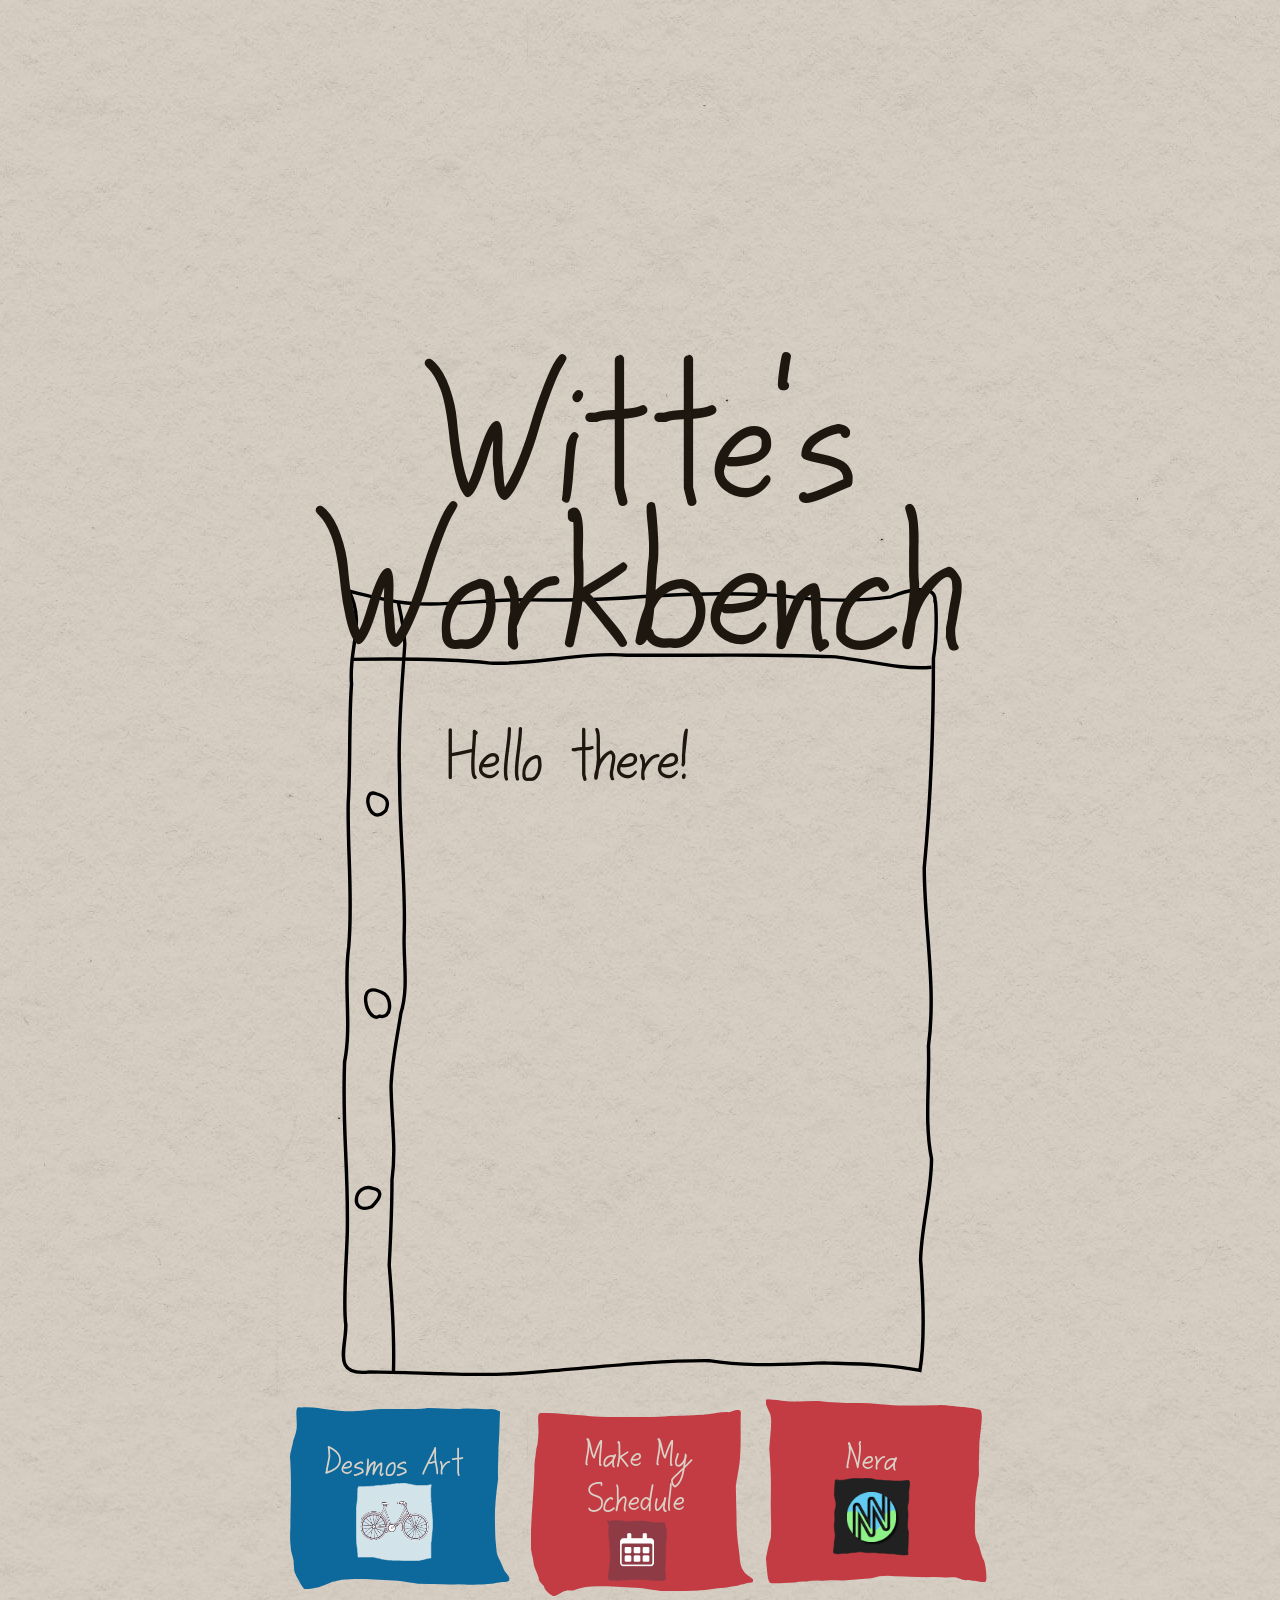
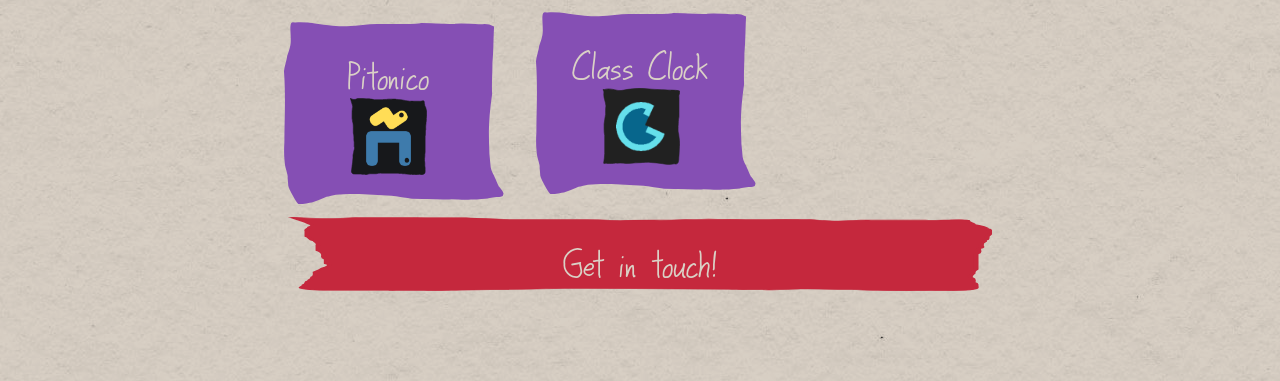
<file: index.html>
<!DOCTYPE html>
<html lang="en">
    <head>
        <meta charset="UTF-8" />
        <title>Witte's Workbench</title>
        <link rel="stylesheet" href="home_style.css">
        <link rel="icon" type="image/x-icon" href="images/mini-icon.png">
        <meta name="viewport" content="width=device-width, initial-scale=1">
        <!-- Google tag (gtag.js) -->
        <script async src="https://www.googletagmanager.com/gtag/js?id=G-64L9BKKPF7"></script>
        <script>
        window.dataLayer = window.dataLayer || [];
        function gtag(){dataLayer.push(arguments);}
        gtag('js', new Date());

        gtag('config', 'G-64L9BKKPF7');
        </script>
    </head>
    <body class="fade-in textured">
        <button class="skip-link" onclick='localStorage.setItem("font", "accessible");document.body.classList.add("typewritten");'>Use regular font</button>
        <div id="mainTitle" scrolled="no">Witte's Workbench</div>
        <div id="titleBackground">
            <img src="images/pencil.svg" id="logo">
            <span id="am">Witte's Workbench</span>
        </div>
        <div id="container">
            <div class="paper svgInvertBefore">
                <div class="paperContent">
                    <div class="large">Hello there!</div>
                    <div id="antimated-text">
                        <p class="hidden">I'm Noah Witte, and this is my portfolio.</p>
                        <div class="spacer"></div>
                        <p class="hidden">Click around and you can see some of my projects - mostly focused around coding with artistic touches. If you like what you see, reach out!</p>
                    </div>
                </div>
            </div>
            <div class="sticky-row">
                <a href="projects/desmos.html" class="stickyDiv nodecorate">
                    <span>
                        <div>Desmos Art</div>
                        <img src="images/bike.gif" class="graphic-image1">
                    </span>
                </a>
                <a href="projects/mms.html" class="stickyDiv nodecorate">
                    <span>
                        <div>Make My Schedule</div>
                        <img src="images/mms-icon.png" class="graphic-image2">
                    </span>
                </a>
                <a href="projects/nera.html" class="stickyDiv nodecorate">
                    <span>
                        <div>Nera</div>
                        <img src="images/nera-icon.png" class="graphic-image3">
                    </span>
                </a>
                <a href="projects/pitonico.html" class="stickyDiv nodecorate">
                    <span>
                        <div>Pitonico</div>
                        <img src="images/pitonico.png" class="graphic-image2">
                    </span>
                </a>
                <a href="projects/classclock.html" class="stickyDiv nodecorate">
                    <span>
                        <div>Class Clock</div>
                        <img src="images/clock-icon.png" class="graphic-image4">
                    </span>
                </a>
            </div>
            <a href="contact.html" class="contact-link">Get in touch!</a>
        </div>
        <script>
            var target_idx = 0;
            var paragraphs = document.querySelectorAll("#antimated-text p");
            var target = paragraphs[target_idx];

            function prepare(p) {
                const text = p.innerText;
                p.innerHTML = "";
                const chars = [];
                for (const ch of text) {
                    const span = document.createElement("span");
                    span.textContent = ch;
                    span.className = "char";
                    p.appendChild(span);
                    chars.push(span);
                }
                return chars;
            }

            var chars = prepare(target);
            target.classList.remove("hidden");

            var i = 0;
            function addLetter() {
                if (i < chars.length) {
                    chars[i].style.opacity = "1";

                    let delay = 20;
                    const ch = chars[i].textContent;
                    const prev = chars[i - 1]?.textContent;

                    if (ch == " ") delay += 30;
                    if (prev == ".") delay += 200;
                    if (Math.floor(Math.random() * 100) == 50) delay += 200;
                    if (target_idx > 1) delay /= 3;
                    delay += Math.pow(Math.random() * 10, 2);

                    i++;
                    setTimeout(addLetter, delay);

                } else {
                    target_idx++;
                    target = paragraphs[target_idx];
                    i = 0;

                    if (target) {
                        chars = prepare(target);
                        target.classList.remove("hidden");
                        setTimeout(addLetter, 300);
                    }
                }
            }
            setTimeout(addLetter, 2000);


            window.addEventListener('scroll', () => {
                if (window.scrollY > window.innerHeight * 0.02) {
                    document.getElementById("mainTitle").setAttribute("scrolled","yes");
                    document.getElementById("titleBackground").setAttribute("scrolled","yes");
                } else {
                    document.getElementById("mainTitle").setAttribute("scrolled","no");
                    document.getElementById("titleBackground").setAttribute("scrolled","no");
                }
            });
        </script>
        <script src="style.js"></script>
    </body>
</html>
</file>
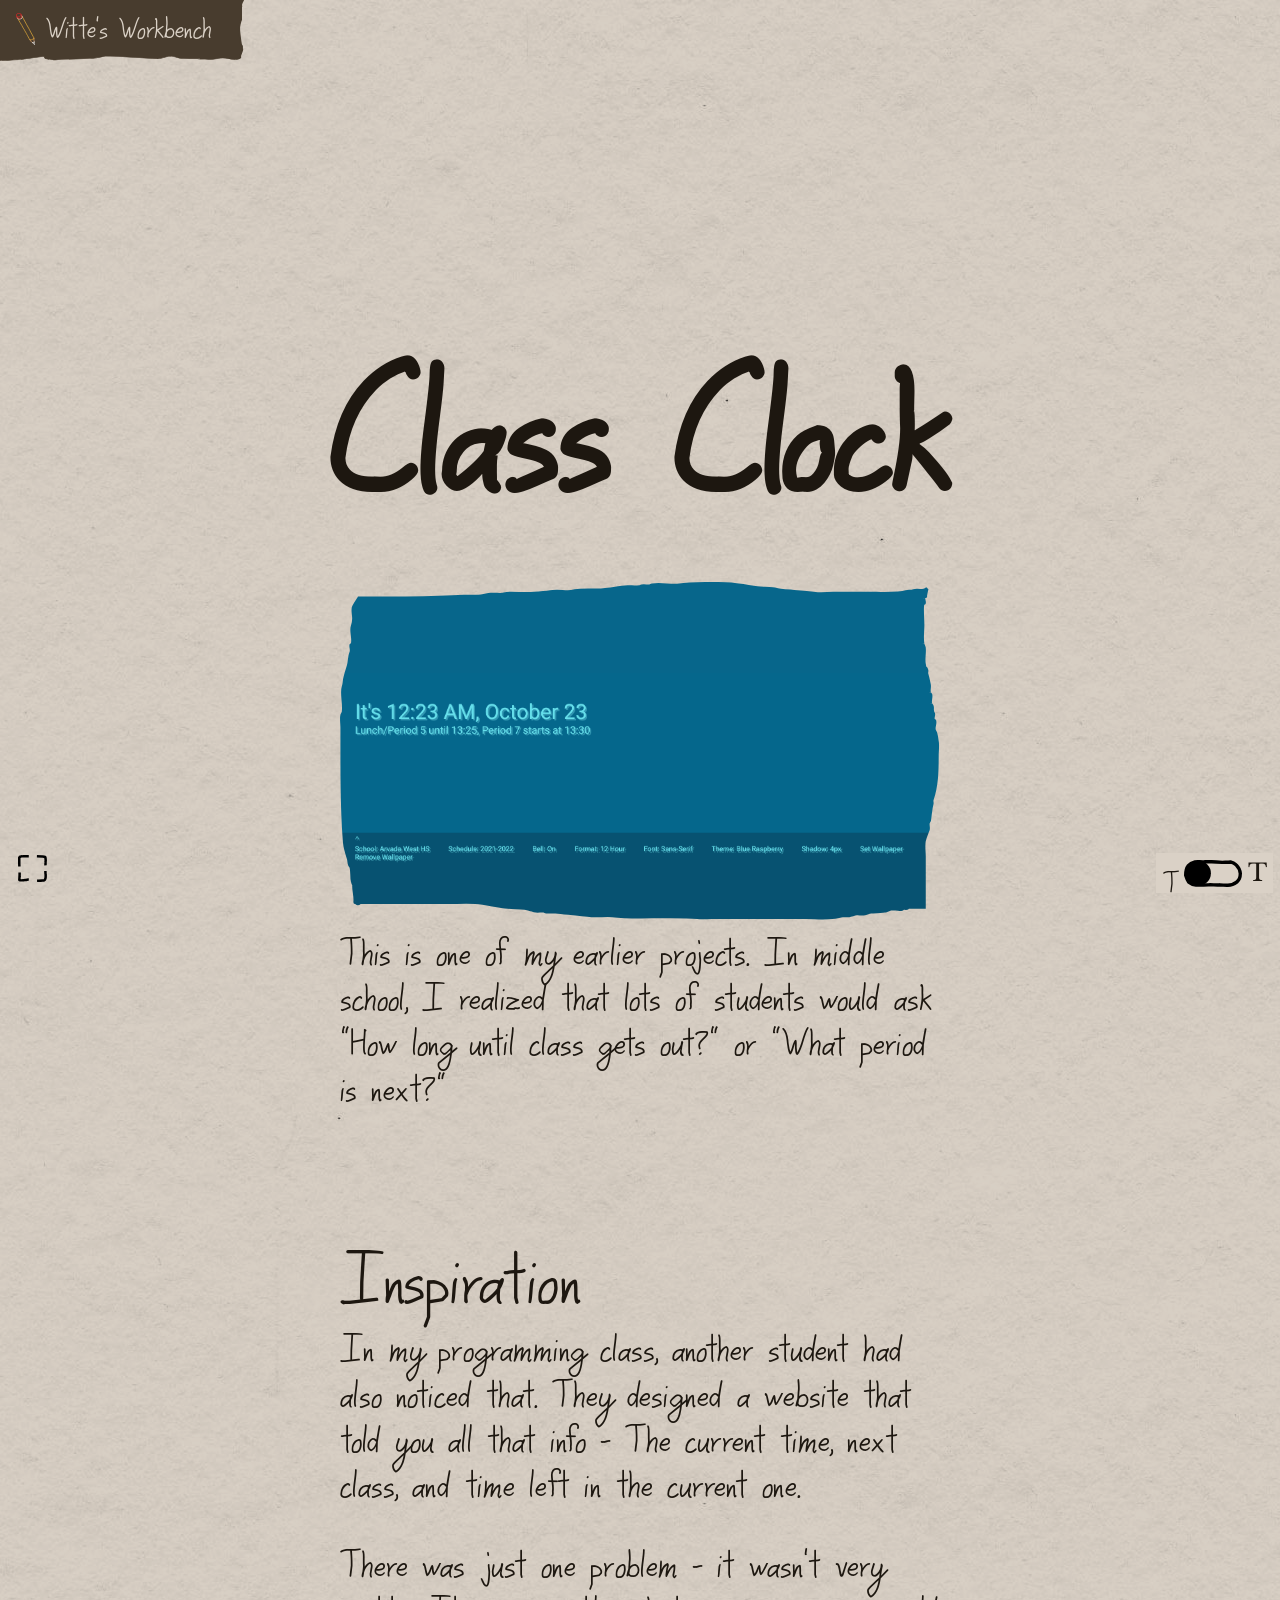
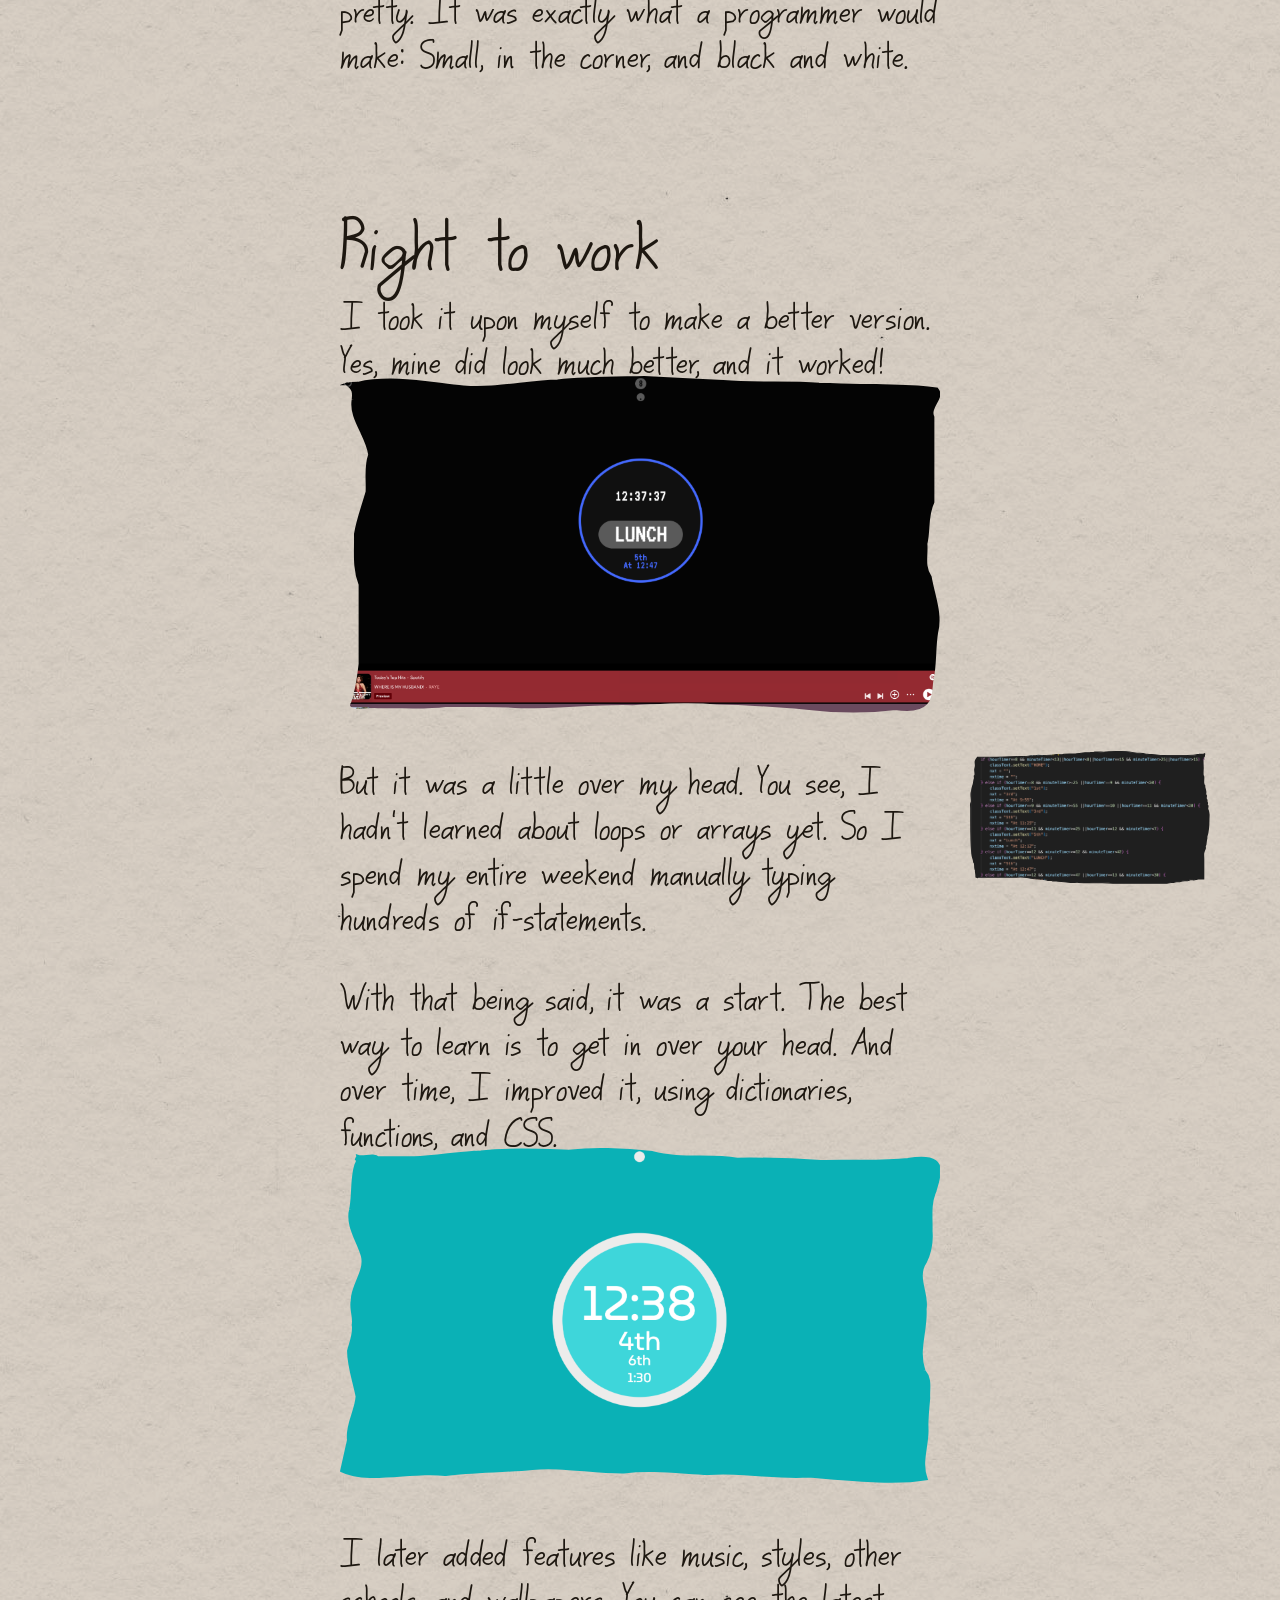
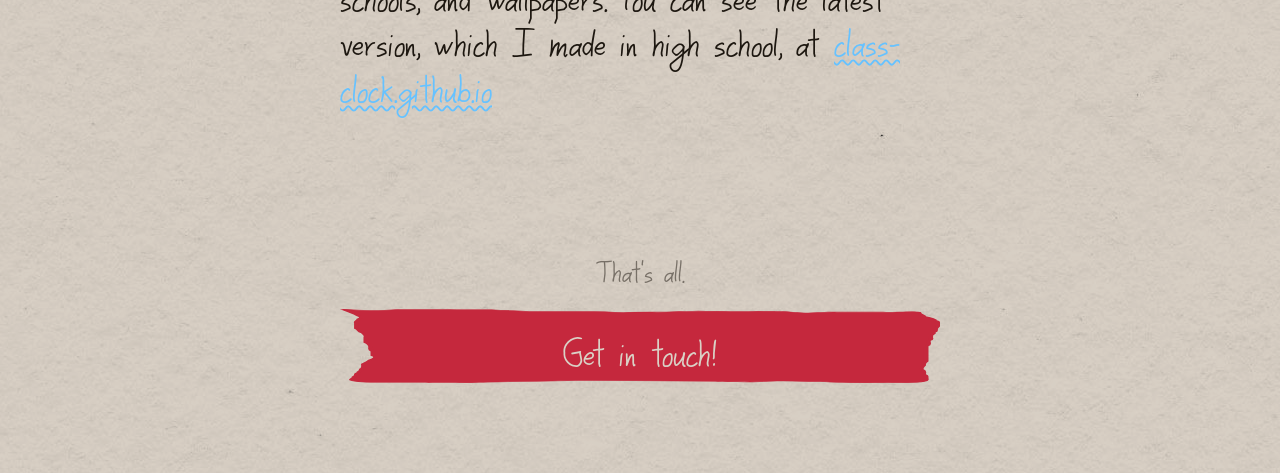
<file: projects/classclock.html>
<!DOCTYPE html>
<html lang="en">
    <head>
        <meta charset="UTF-8" />
        <title>Class Clock - witte</title>
        <link rel="stylesheet" href="../style.css">
        <link rel="icon" type="image/x-icon" href="../images/mini-icon.png">
        <link rel="preconnect" href="https://fonts.googleapis.com">
        <link rel="preconnect" href="https://fonts.gstatic.com" crossorigin>
        <link href="https://fonts.googleapis.com/css2?family=Libre+Baskerville:ital,wght@0,400..700;1,400..700&family=Roboto:ital,wght@0,100..900;1,100..900&display=swap" rel="stylesheet">
        <meta name="viewport" content="width=device-width, initial-scale=1">
        <!-- Google tag (gtag.js) -->
        <script async src="https://www.googletagmanager.com/gtag/js?id=G-64L9BKKPF7"></script>
        <script>
        window.dataLayer = window.dataLayer || [];
        function gtag(){dataLayer.push(arguments);}
        gtag('js', new Date());

        gtag('config', 'G-64L9BKKPF7');
        </script>
    </head>
    <body class="textured">
        <button class="skip-link" onclick='localStorage.setItem("font", "accessible");document.body.classList.add("typewritten");'>Use regular font</button>
        <img src="../images/fullscreen.svg" id="fullscreen" class="svgInvert" draggable="false">
        <div id="fontSwitch">
            <span class="handwritten-btn">T</span>
            <div id="slider_container">
                <img src="../images/slider_container.svg" class="svgInvert" draggable="false">
                <img src="../images/slider_dot.svg" id="slider_dot" class="svgInvert" draggable="false">
            </div>
            <span class="typewritten-btn">T</span>
        </div>
        <div id="nav">
            <a href="../index.html" class="handwritten">
                <img src="../images/pencil.svg" id="logo">
                Witte's Workbench
            </a>
        </div>
        <div class="mainTitle">Class Clock</div>
        <div id="container">
            <img src="../images/new-cc.png" class="graphic-image1 fill-width rect sliding-img">
            This is one of my earlier projects. In middle school, I realized that lots of students would ask "How long until class gets out?" or "What period is next?"
            <div class="spacer"></div>
            <div class="large">Inspiration</div>
            In my programming class, another student had also noticed that. They designed a website that told you all that info - The current time, next class, and time left in the current one.
            <div class="spacer"></div>
            There was just one problem - it wasn't very pretty. It was exactly what a programmer would make: Small, in the corner, and black and white.
            <div class="spacer"></div>
            <div class="large">Right to work</div>
            I took it upon myself to make a better version. Yes, mine did look much better, and it worked!
            <img src="../images/og-cc.png" class="graphic-image4 fill-width rect sliding-img">
            <div class="spacer"></div>
            <div class="image-wrapper right-float"><img src="../images/if-cc.png" class="graphic-image1 sliding-img"></div>
            But it was a little over my head. You see, I hadn't learned about loops or arrays yet. So I spend my entire weekend manually typing hundreds of if-statements.
            <div class="spacer"></div>
            With that being said, it was a start. The best way to learn is to get in over your head. And over time, I improved it, using dictionaries, functions, and CSS.
            <img src="../images/med-cc.png" class="graphic-image3 fill-width rect sliding-img">
            <div class="spacer"></div>
            I later added features like music, styles, other schools, and wallpapers. You can see the latest version, which I made in high school, at <a href="https://class-clock.github.io/">class-clock.github.io</a>
            <div class="outro">That's all.</div>
            <a href="../contact.html" class="contact-link">Get in touch!</a>
        </div>
        <template id="image-fullscreen-template">
            <div id="image-fullscreen">
                <img>
                <p>X</p>
            </div>
        </template>
        <script src="projects.js"></script>
    </body>
</html>
</file>
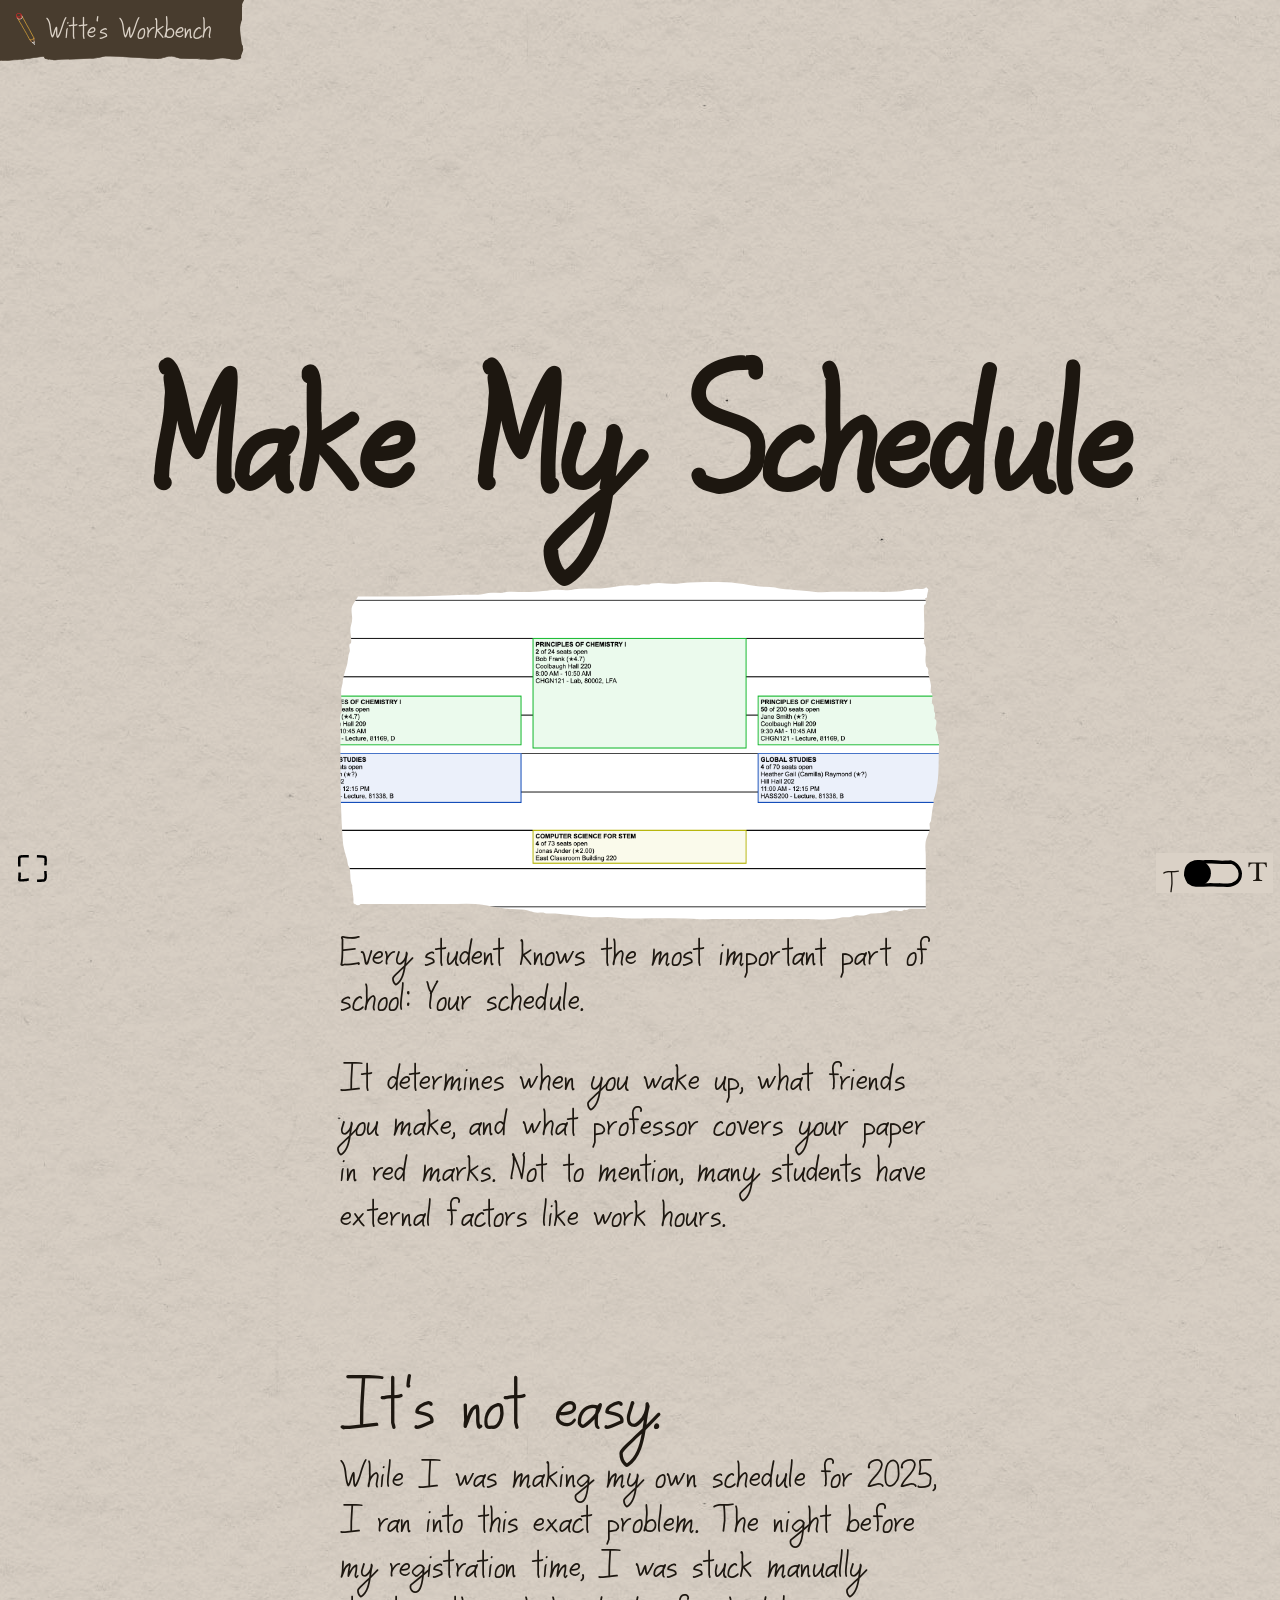
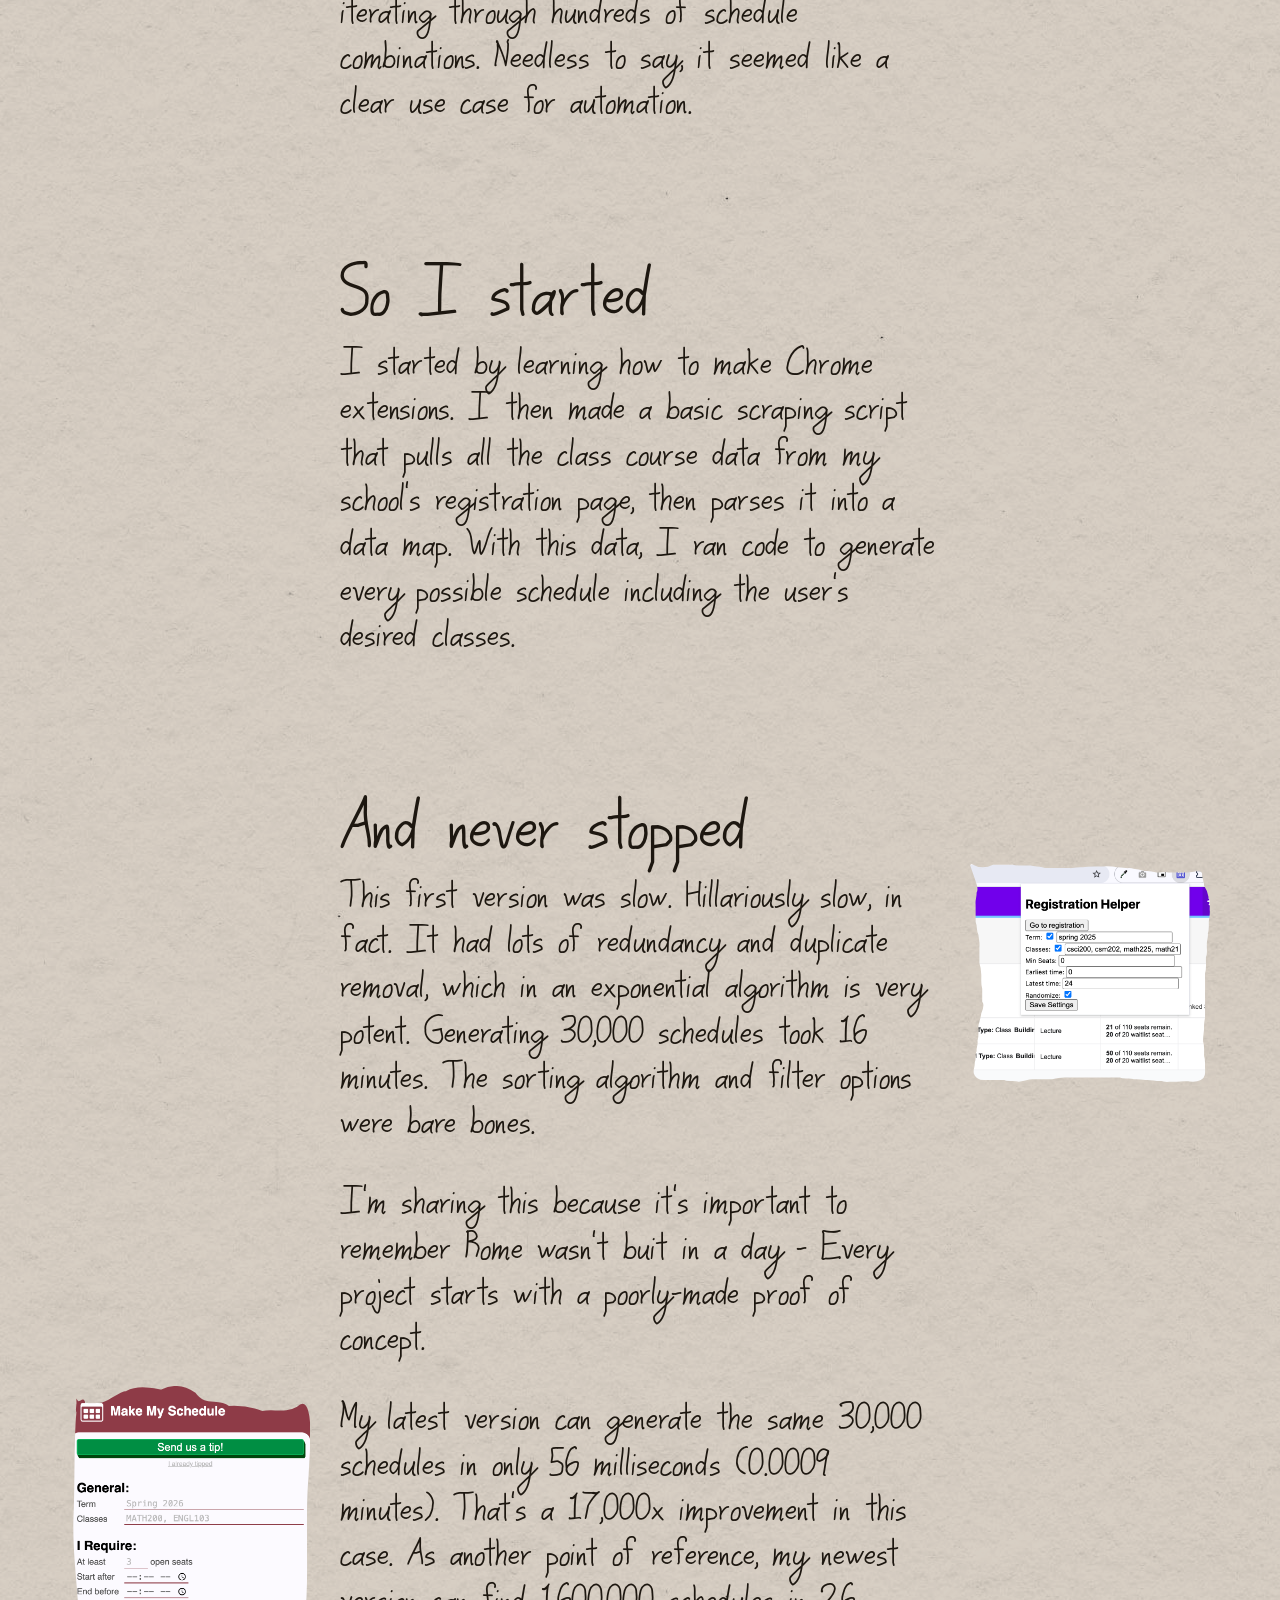
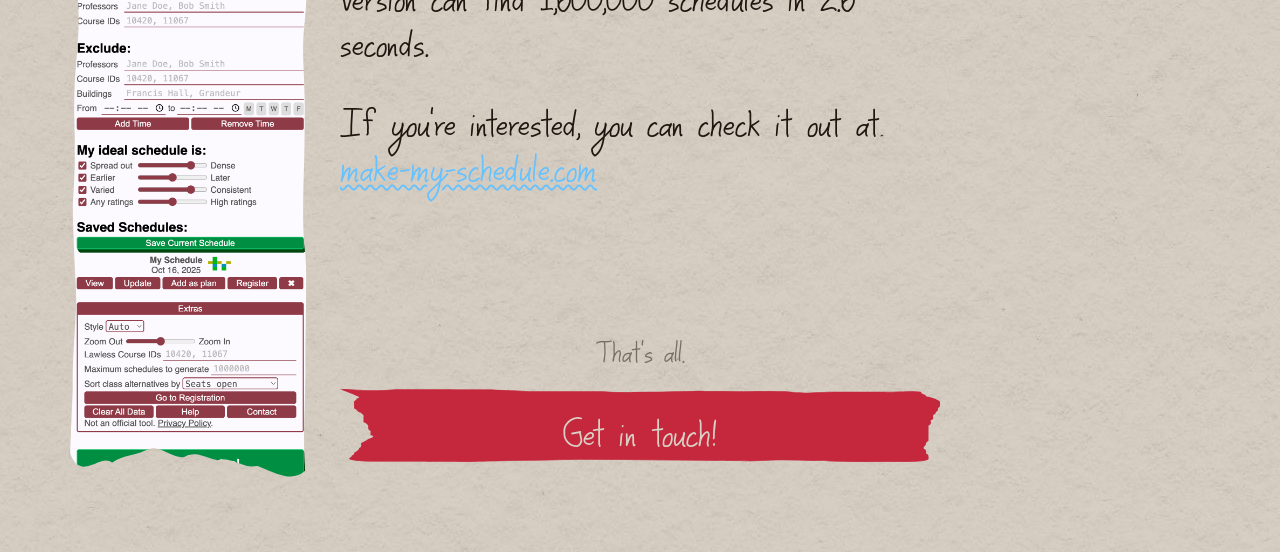
<file: projects/mms.html>
<!DOCTYPE html>
<html lang="en">
    <head>
        <meta charset="UTF-8" />
        <title>Make My Schedule - witte</title>
        <link rel="stylesheet" href="../style.css">
        <link rel="icon" type="image/x-icon" href="../images/mini-icon.png">
        <link rel="preconnect" href="https://fonts.googleapis.com">
        <link rel="preconnect" href="https://fonts.gstatic.com" crossorigin>
        <link href="https://fonts.googleapis.com/css2?family=Libre+Baskerville:ital,wght@0,400..700;1,400..700&family=Roboto:ital,wght@0,100..900;1,100..900&display=swap" rel="stylesheet">
        <meta name="viewport" content="width=device-width, initial-scale=1">
        <!-- Google tag (gtag.js) -->
        <script async src="https://www.googletagmanager.com/gtag/js?id=G-64L9BKKPF7"></script>
        <script>
        window.dataLayer = window.dataLayer || [];
        function gtag(){dataLayer.push(arguments);}
        gtag('js', new Date());

        gtag('config', 'G-64L9BKKPF7');
        </script>
    </head>
    <body class="textured">
        <button class="skip-link" onclick='localStorage.setItem("font", "accessible");document.body.classList.add("typewritten");'>Use regular font</button>
        <img src="../images/fullscreen.svg" id="fullscreen" class="svgInvert" draggable="false">
        <div id="fontSwitch">
            <span class="handwritten-btn">T</span>
            <div id="slider_container">
                <img src="../images/slider_container.svg" class="svgInvert" draggable="false">
                <img src="../images/slider_dot.svg" id="slider_dot" class="svgInvert" draggable="false">
            </div>
            <span class="typewritten-btn">T</span>
        </div>
        <div id="nav">
            <a href="../index.html" class="handwritten">
                <img src="../images/pencil.svg" id="logo">
                Witte's Workbench
            </a>
        </div>
        <div class="mainTitle">Make My Schedule</div>
        <div id="container">
            <img src="../images/mms-screenshot2.png" class="graphic-image1 fill-width rect sliding-img">
            Every student knows the most important part of school: Your schedule.
            <div class="spacer"></div>
            It determines when you wake up, what friends you make, and what professor covers your paper in red marks. Not to mention, many students have external factors like work hours.
            <div class="spacer"></div>
            <div class="large">It's not easy.</div>
            While I was making my own schedule for 2025, I ran into this exact problem. The night before my registration time, I was stuck manually iterating through hundreds of schedule combinations. Needless to say, it seemed like a clear use case for automation.
            <div class="spacer"></div>
            <div class="large">So I started</div>
            I started by learning how to make Chrome extensions. I then made a basic scraping script that pulls all the class course data from my school's registration page, then parses it into a data map. With this data, I ran code to generate every possible schedule including the user's desired classes.
            <div class="spacer"></div>
            <div class="large">And never stopped</div>
            <div class="image-wrapper right-float"><img src="../images/old-mms.png" class="graphic-image2 sliding-img"></div>
            This first version was slow. Hillariously slow, in fact. It had lots of redundancy and duplicate removal, which in an exponential algorithm is very potent. Generating 30,000 schedules took 16 minutes. The sorting algorithm and filter options were bare bones.
            <div class="spacer"></div>
            I'm sharing this because it's important to remember Rome wasn't buit in a day - Every project starts with a poorly-made proof of concept.
            <div class="spacer"></div>
            <div class="image-wrapper left-float"><img src="../images/mms-screenshot.png" class="graphic-image3 sliding-img"></div>
            My latest version can generate the same 30,000 schedules in only 56 milliseconds (0.0009 minutes). That's a 17,000x improvement in this case. As another point of reference, my newest version can find 1,600,000 schedules in 2.6 seconds.
            <div class="spacer"></div>
            If you're interested, you can check it out at <a href="https://make-my-schedule.com/">make-my-schedule.com</a>


            <div class="outro">That's all.</div>
            <a href="../contact.html" class="contact-link">Get in touch!</a>
        </div>
        <template id="image-fullscreen-template">
            <div id="image-fullscreen">
                <img>
                <p>X</p>
            </div>
        </template>
        <script src="projects.js"></script>
    </body>
</html>
</file>
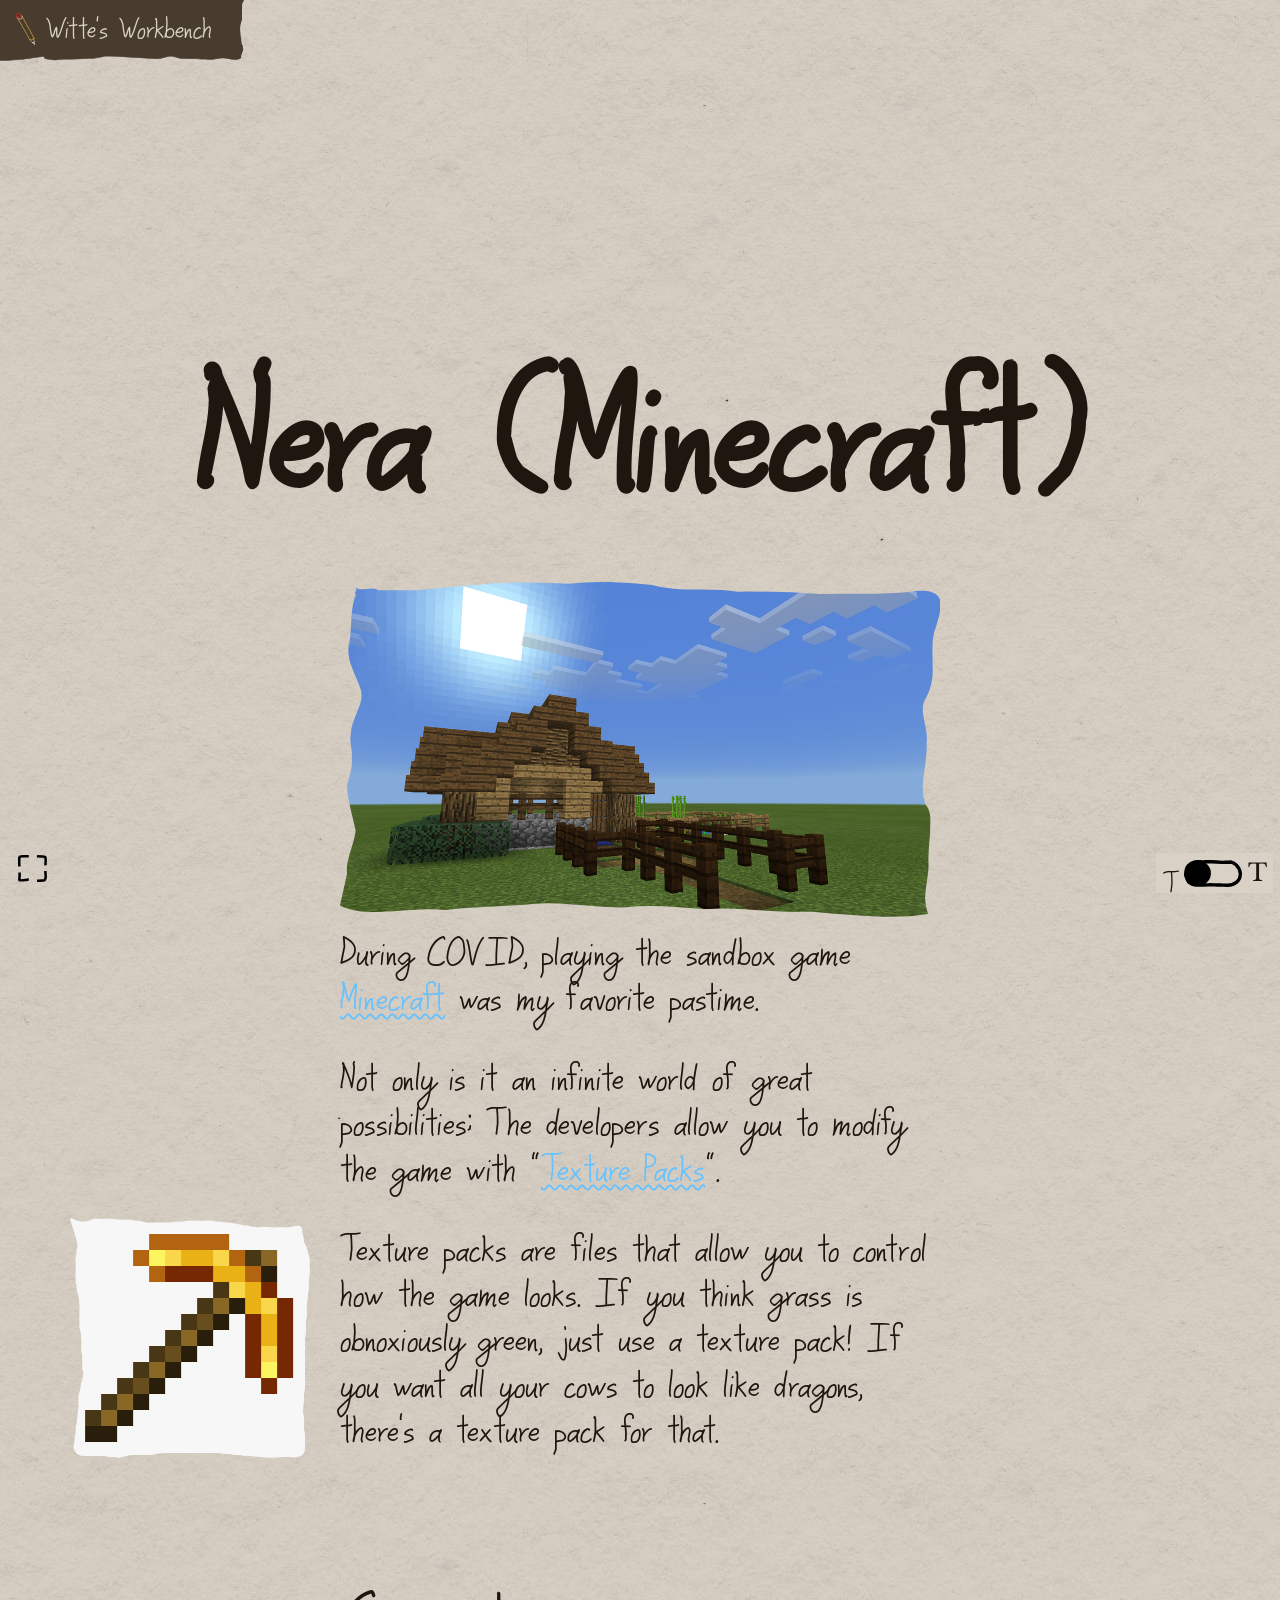
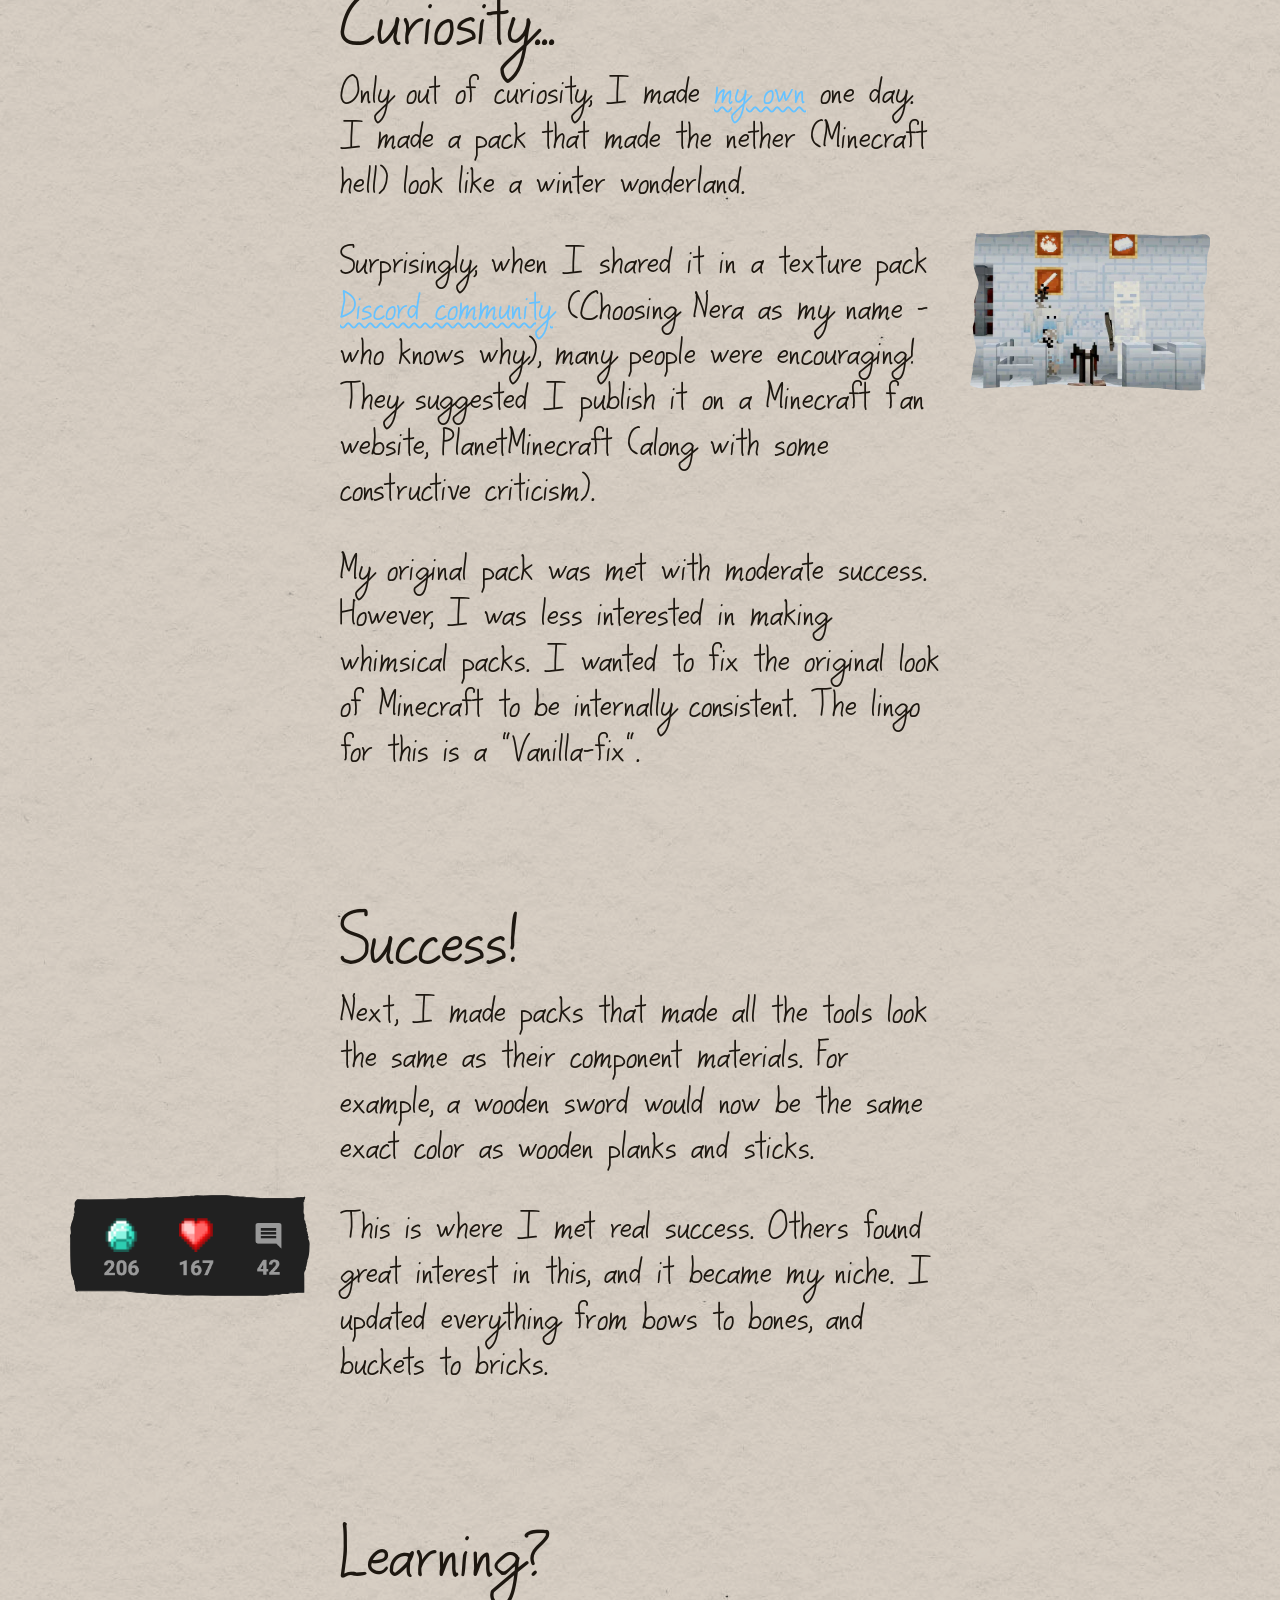
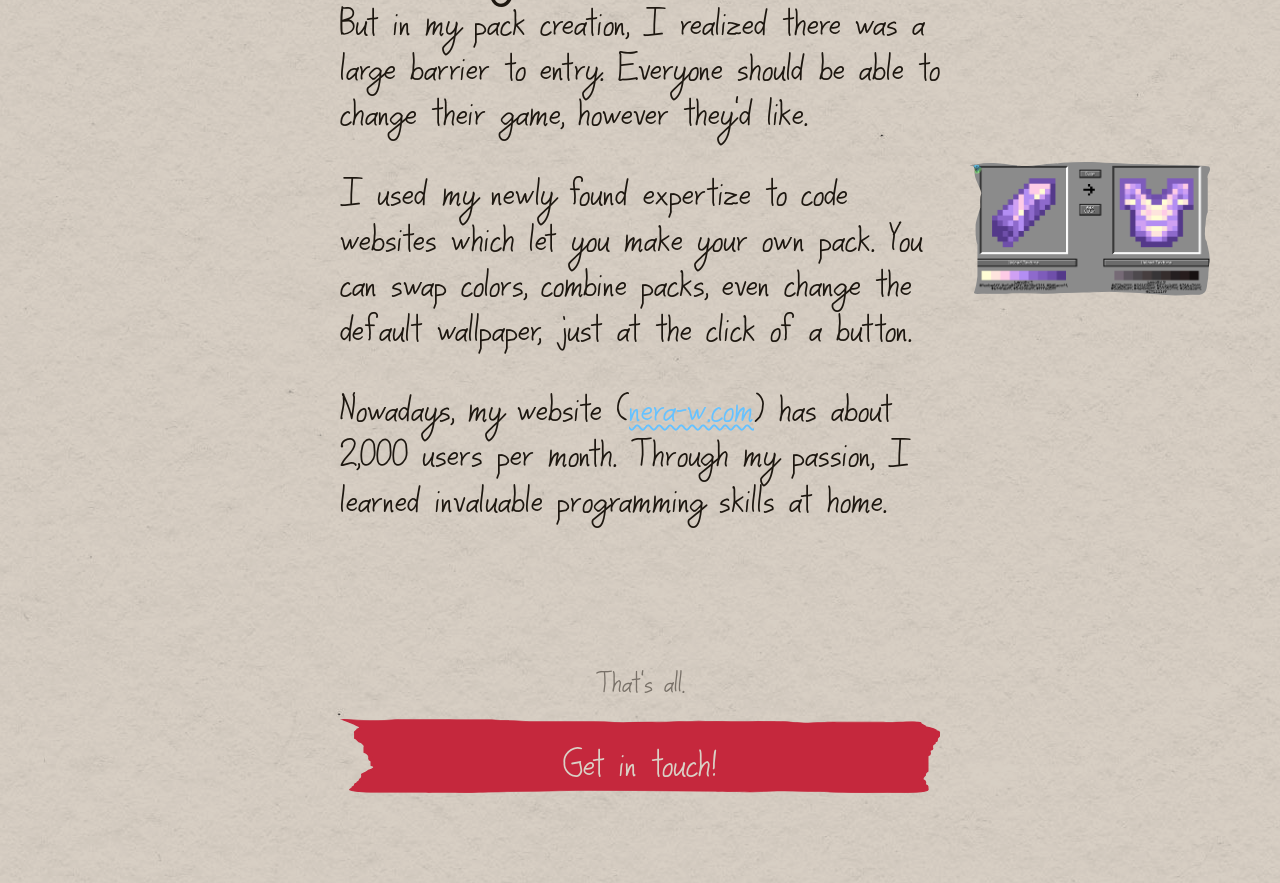
<file: projects/nera.html>
<!DOCTYPE html>
<html lang="en">
    <head>
        <meta charset="UTF-8" />
        <title>Nera (Minecraft) - witte</title>
        <link rel="stylesheet" href="../style.css">
        <link rel="icon" type="image/x-icon" href="../images/mini-icon.png">
        <link rel="preconnect" href="https://fonts.googleapis.com">
        <link rel="preconnect" href="https://fonts.gstatic.com" crossorigin>
        <link href="https://fonts.googleapis.com/css2?family=Libre+Baskerville:ital,wght@0,400..700;1,400..700&family=Roboto:ital,wght@0,100..900;1,100..900&display=swap" rel="stylesheet">
        <meta name="viewport" content="width=device-width, initial-scale=1">
        <!-- Google tag (gtag.js) -->
        <script async src="https://www.googletagmanager.com/gtag/js?id=G-64L9BKKPF7"></script>
        <script>
        window.dataLayer = window.dataLayer || [];
        function gtag(){dataLayer.push(arguments);}
        gtag('js', new Date());

        gtag('config', 'G-64L9BKKPF7');
        </script>
    </head>
    <body class="textured">
        <button class="skip-link" onclick='localStorage.setItem("font", "accessible");document.body.classList.add("typewritten");'>Use regular font</button>
        <img src="../images/fullscreen.svg" id="fullscreen" class="svgInvert" draggable="false">
        <div id="fontSwitch">
            <span class="handwritten-btn">T</span>
            <div id="slider_container">
                <img src="../images/slider_container.svg" class="svgInvert" draggable="false">
                <img src="../images/slider_dot.svg" id="slider_dot" class="svgInvert" draggable="false">
            </div>
            <span class="typewritten-btn">T</span>
        </div>
        <div id="nav">
            <a href="../index.html" class="handwritten">
                <img src="../images/pencil.svg" id="logo">
                Witte's Workbench
            </a>
        </div>
        <div class="mainTitle">Nera (Minecraft)</div>
        <div id="container">
            <img src="../images/minecraft-house.png" class="graphic-image3 fill-width rect sliding-img">
            During COVID, playing the sandbox game <a href="https://simple.wikipedia.org/wiki/Minecraft">Minecraft</a> was my favorite pastime.
            <div class="spacer"></div>
            Not only is it an infinite world of great possibilities; The developers allow you to modify the game with "<a href="https://minecraft.wiki/w/Texture_pack">Texture Packs</a>".
            <div class="spacer"></div>
            <div class="image-wrapper left-float"><img src="../images/pickaxe.png" class="graphic-image2 sliding-img"></div>
            Texture packs are files that allow you to control how the game looks. If you think grass is obnoxiously green, just use a texture pack! If you want all your cows to look like dragons, there's a texture pack for that.
            <div class="spacer"></div>
            <div class="large">Curiosity...</div>
            Only out of curiosity, I made <a href="https://www.planetminecraft.com/texture-pack/icy-fortresses-java/">my own</a> one day. I made a pack that made the nether (Minecraft hell) look like a winter wonderland.
            <div class="spacer"></div>
            <div class="image-wrapper right-float"><img src="../images/fortress.png" class="graphic-image3 sliding-img"></div>
            Surprisingly, when I shared it in a texture pack <a href="https://vanillatweaks.net/">Discord community</a> (Choosing Nera as my name - who knows why), many people were encouraging! They suggested I publish it on a Minecraft fan website, PlanetMinecraft (along with some constructive criticism).
            <div class="spacer"></div>
            My original pack was met with moderate success. However, I was less interested in making whimsical packs. I wanted to fix the original look of Minecraft to be internally consistent. The lingo for this is a "Vanilla-fix".
            <div class="spacer"></div>
            <div class="large">Success!</div>
            Next, I made packs that made all the tools look the same as their component materials. For example, a wooden sword would now be the same exact color as wooden planks and sticks.
            <div class="spacer"></div>
            <div class="image-wrapper left-float"><img src="../images/likes.png" class="graphic-image1 sliding-img"></div>
            This is where I met real success. Others found great interest in this, and it became my niche. I updated everything from bows to bones, and buckets to bricks.
            <div class="spacer"></div>
            <div class="large">Learning?</div>
            But in my pack creation, I realized there was a large barrier to entry. Everyone should be able to change their game, however they'd like.
            <div class="spacer"></div>
            <div class="image-wrapper right-float"><img src="../images/paletteswap.png" class="graphic-image4 sliding-img"></div>
            I used my newly found expertize to code websites which let you make your own pack. You can swap colors, combine packs, even change the default wallpaper, just at the click of a button.
            <div class="spacer"></div>
            Nowadays, my website (<a href="https://nera-w.com/">nera-w.com</a>) has about 2,000 users per month. Through my passion, I learned invaluable programming skills at home.
            <div class="outro">That's all.</div>
            <a href="../contact.html" class="contact-link">Get in touch!</a>
        </div>
        <template id="image-fullscreen-template">
            <div id="image-fullscreen">
                <img>
                <p>X</p>
            </div>
        </template>
        <script src="projects.js"></script>
    </body>
</html>
</file>
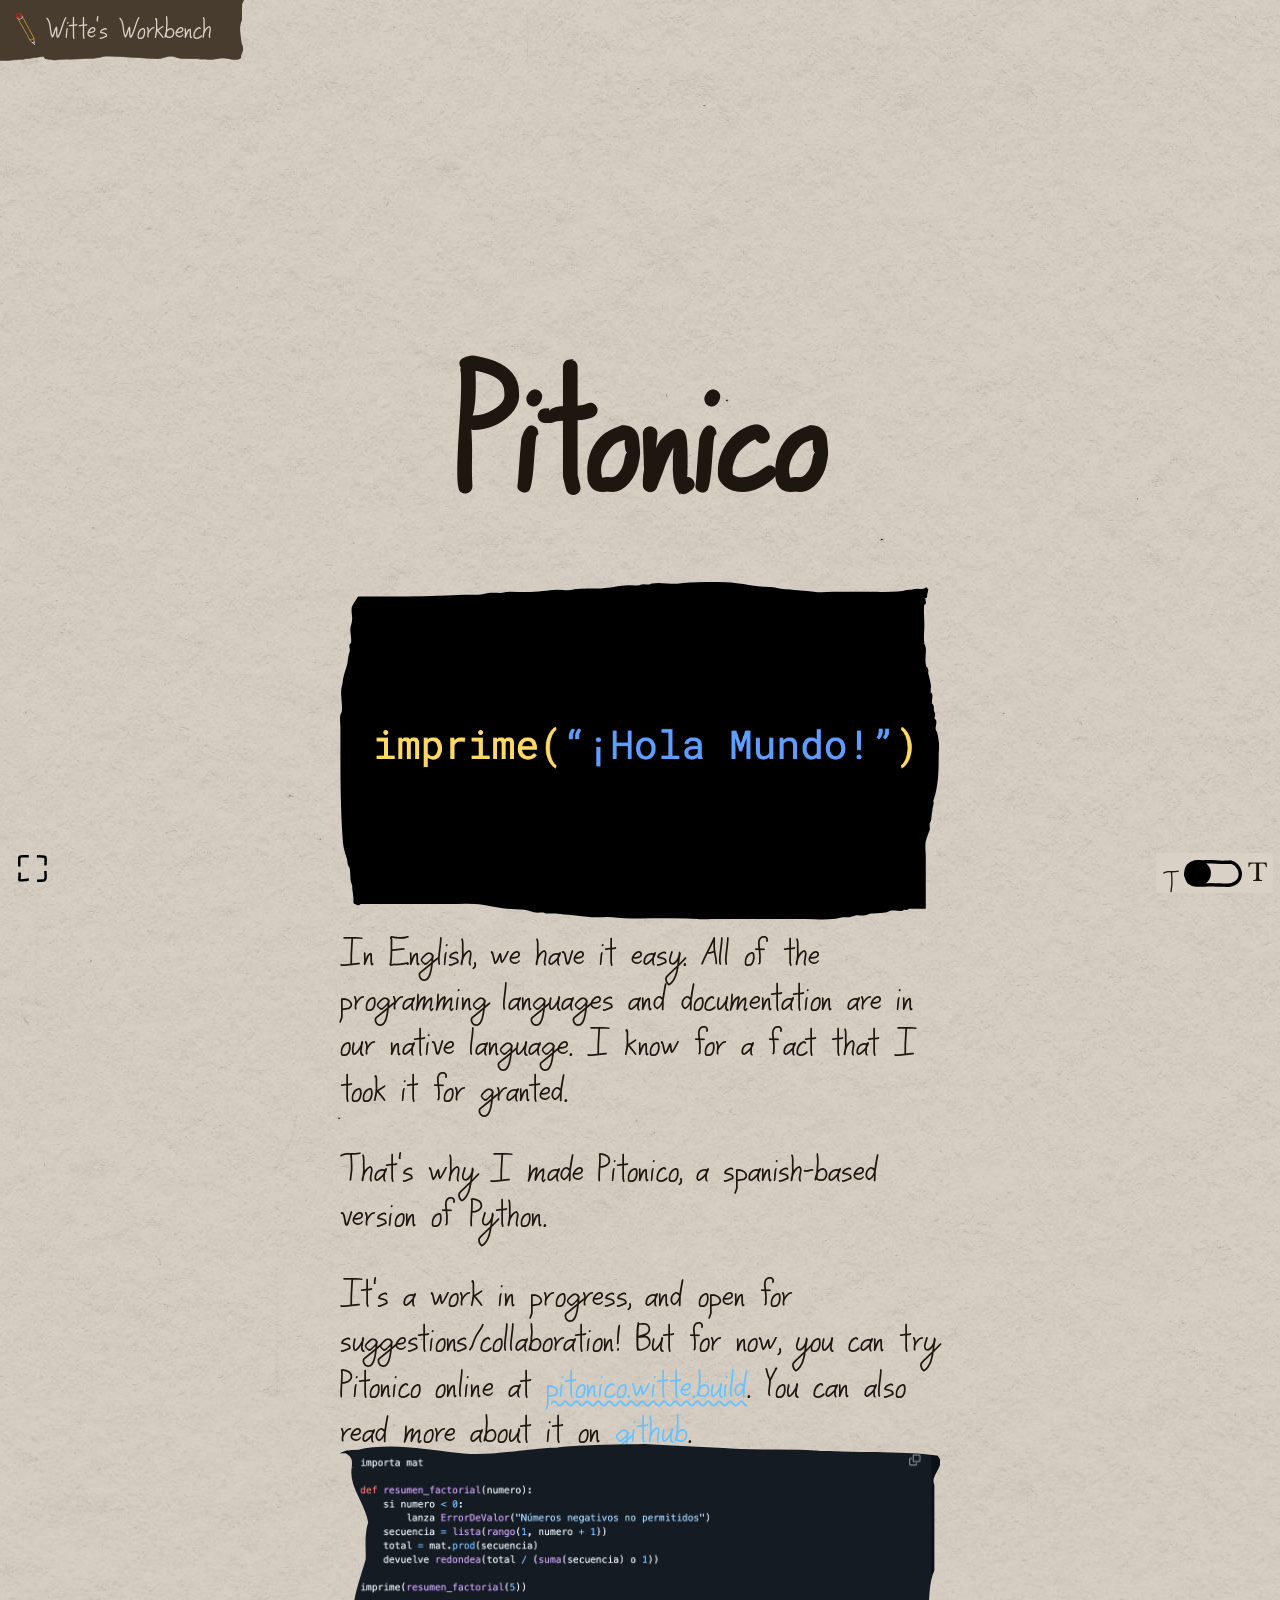
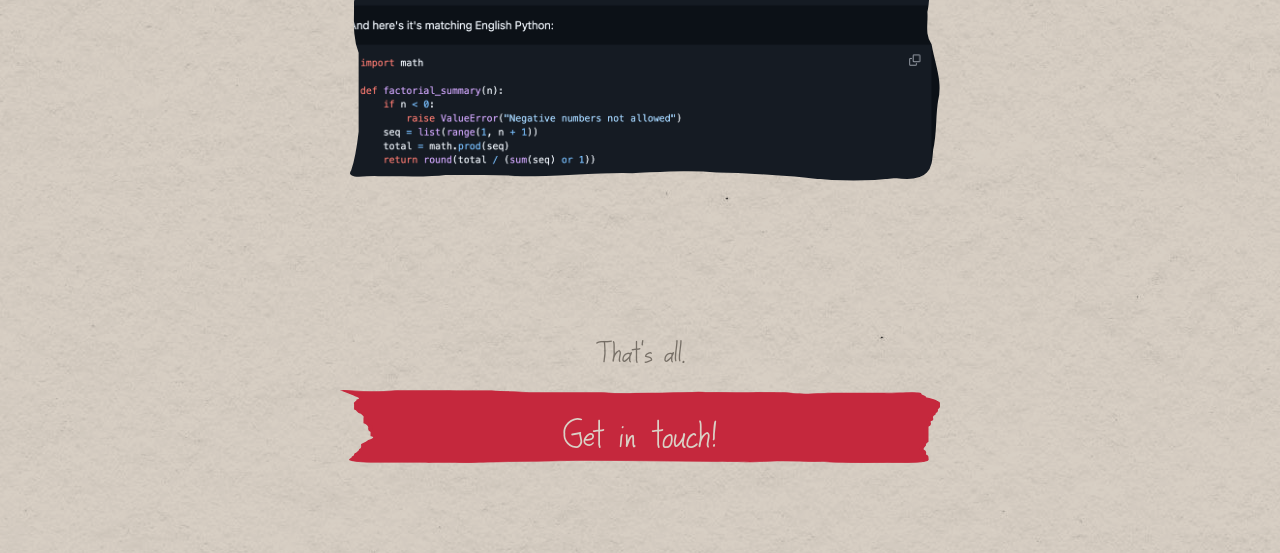
<file: projects/pitonico.html>
<!DOCTYPE html>
<html lang="en">
    <head>
        <meta charset="UTF-8" />
        <title>Pitonico - witte</title>
        <link rel="stylesheet" href="../style.css">
        <link rel="icon" type="image/x-icon" href="../images/mini-icon.png">
        <link rel="preconnect" href="https://fonts.googleapis.com">
        <link rel="preconnect" href="https://fonts.gstatic.com" crossorigin>
        <link href="https://fonts.googleapis.com/css2?family=Libre+Baskerville:ital,wght@0,400..700;1,400..700&family=Roboto:ital,wght@0,100..900;1,100..900&display=swap" rel="stylesheet">
        <meta name="viewport" content="width=device-width, initial-scale=1">
        <!-- Google tag (gtag.js) -->
        <script async src="https://www.googletagmanager.com/gtag/js?id=G-64L9BKKPF7"></script>
        <script>
        window.dataLayer = window.dataLayer || [];
        function gtag(){dataLayer.push(arguments);}
        gtag('js', new Date());

        gtag('config', 'G-64L9BKKPF7');
        </script>

    </head>
    <body class="textured">
        <button class="skip-link" onclick='localStorage.setItem("font", "accessible");document.body.classList.add("typewritten");'>Use regular font</button>
        <img src="../images/fullscreen.svg" id="fullscreen" class="svgInvert" draggable="false">
        <div id="fontSwitch">
            <span class="handwritten-btn">T</span>
            <div id="slider_container">
                <img src="../images/slider_container.svg" class="svgInvert" draggable="false">
                <img src="../images/slider_dot.svg" id="slider_dot" class="svgInvert" draggable="false">
            </div>
            <span class="typewritten-btn">T</span>
        </div>
        <div id="nav">
            <a href="../index.html" class="handwritten">
                <img src="../images/pencil.svg" id="logo">
                Witte's Workbench
            </a>
        </div>
        <div class="mainTitle">Pitonico</div>
        <div id="container">
            <img src="../images/pitonico-short.png" class="graphic-image1 fill-width rect sliding-img">
            In English, we have it easy. All of the programming languages and documentation are in our native language. I know for a fact that I took it for granted.
            <div class="spacer"></div>
            That's why I made Pitonico, a spanish-based version of Python.
            <div class="spacer"></div>
            It's a work in progress, and open for suggestions/collaboration! But for now, you can try Pitonico online at <a href="https://pitonico.witte.build/">pitonico.witte.build</a>. You can also read more about it on <a href="https://github.com/witte-workbench/pitonico">github</a>.
            <img src="../images/pitonico-full.png" class="graphic-image4 fill-width rect sliding-img">
            <div class="outro">That's all.</div>
            <a href="../contact.html" class="contact-link">Get in touch!</a>
        </div>
        <template id="image-fullscreen-template">
            <div id="image-fullscreen">
                <img>
                <p>X</p>
            </div>
        </template>
        <script src="projects.js"></script>
    </body>
</html>
</file>
<file: home_style.css>
@font-face {
    font-family: Handwriting;
    src: url("fonts/Handwriting2.otf") format("opentype");
}

:root {
    --main-bg-color: #dad1c6;
    --main-text-color: #1d1710;
}

@media (prefers-color-scheme: dark) {
    :root {
        --main-text-color: #f2eee8;
        --main-bg-color: #251d15;
    }

    .svgInvertBefore::before {
        filter: invert();
    }

    .svgInvert {
        filter: invert();
    }

    .textured {
        background-image: url('images/paper-texture-dark.jpg') !important;
        background-blend-mode:screen !important;
    }
}

body {
    width: 100vw;
    margin: 0;
    display: inline-block;
    font-family: Handwriting;
    color: var(--main-text-color);
    background-color: var(--main-bg-color);
    font-size: 26pt;
    line-height: 33pt;
    transition: background-color 0.4s ease, color 0.4s ease;
}

body::-webkit-scrollbar {
    display: none;
}

*:focus-visible {
    border: 2px solid blue !important;
    outline: 3px solid white !important;
}

.skip-link {
    position: fixed;
    top: 12px;
    left: 12px;
    padding: 12px;
    background: black;
    color: white;
    z-index: 10000;
    border: none;

    transform: translateY(-200%);
    transition: transform 120ms ease;
}

.skip-link:focus,
.skip-link:focus-visible {
    transform: translateY(0);
    outline: 3px solid #fff;
}

#mainTitle {
    position: fixed;
    left: 50%;
    top: 45vh;
    transform: translate(-50%, -30%);
    font-size: 140pt;
    line-height: 110pt;
    white-space: nowrap;

    width: max-content;
    max-width: 90vw;
    text-wrap: wrap;
    text-align: center;
    z-index: 3;

    transition:
        color 0.25s ease-out,
        left 0.4s ease-out,
        top 0.4s ease-out,
        transform 0.4s ease-out,
        font-size 0.4s ease-out,
        line-height 0.4s ease-out;
}

#mainTitle[scrolled="yes"] {
    left: 45.4px;
    top: 18.3px;
    transform: translate(0, 0);
    font-size: 20pt;
    line-height: 1;
    color: #dad1c6;
}

/* SAFARI ONLY */
@supports (font: -apple-system-body) {
    #mainTitle {
        transition:
            color 0.25s ease-out,
            left 0.25s ease-out,
            top 0.25s ease-out,
            transform 0.25s ease-out;

        transform-origin: top left;
        transform: translate(-50%, -30%) scale(1);

        line-height: 1 !important;
    }

    #mainTitle[scrolled="yes"] {
        left: 45.4px;
        top: 18.3px;

        transform: translate(0, 0) scale(0.1428571429);

        font-size: 140pt;
        line-height: 1 !important;
        max-width: none;
    }
}


#titleBackground {
    position: fixed;
    height: 40pt;
    font-size: 20pt;
    line-height: 50pt;
    padding: 0 24pt 7pt 12pt;
    z-index: 2;
    color: #dad1c6;
    background-image: url('images/nav.svg');
    background-size: 100% 100%;
    background-repeat: no-repeat;
    background-position: center;
    transform-origin: top left;
    transform: translate(-200px, -40px) rotate(-100deg);
    transition: transform 0.3s ease-out;
    color: transparent;
}

#titleBackground[scrolled="yes"] {
    transform: translate(0, -1pt) rotate(0deg);
}

#logo {
    height: 24pt;
    object-fit: contain;
    transform: translate(0, 5pt);
}


#container {
    display: block;
    margin-left: auto;
    margin-right: auto;
    margin-top: 65vh;
    width: 55%;
    margin-bottom: 10vh;
    position: relative;
}

.paper {
    position: relative;
    width: 600px;
    max-width: 100%;
    margin-left: auto;
    margin-right: auto;
    aspect-ratio: 781 / 1030;

    color: var(--main-text-color);
    z-index: 1;
}

.paperContent {
    padding: 17% 13% 6% 18%;
}

.paper::before {
    content: "";
    position: absolute;
    top: 0;
    left: 0;
    right: 0;
    bottom: 0;

    background-image: url("images/paper_drawing.svg");
    background-repeat: no-repeat;
    background-position: center center;
    background-size: contain;

    transition: filter 0.4s ease;
    z-index: -1;
}

.large {
    font-size: 50pt;
    line-height: 80pt;
}

.spacer {
    height: 1em;
}

p {
    margin: 0;
}

a {
    color: #66c2ff;
    text-decoration: wavy underline;
    text-decoration-thickness: 2px;
    text-underline-offset: 3px;
}



.sticky-row {
    display: grid;
    flex-wrap: wrap;
    grid-template-columns: repeat(auto-fit, minmax(200px, 1fr));
    gap: 20px;
    margin-top: 30px;
}

.stickyDiv {
    display: block;
    position: relative;
    aspect-ratio: 86.302 / 72.24;
    color: var(--main-bg-color);
    z-index: 1;
}

.stickyDiv span {
    padding: 15px 20px 15px 10px;
    box-sizing: border-box;
    text-align: center;
    width: 100%;
    position: relative;
    display: flex;
    flex-direction: column;
    justify-content: center;
    align-items: center;
    height: 100%;
}

.stickyDiv span div {
    margin-bottom: 0.4rem;
    flex: 0 0 auto;
}

.stickyDiv::before {
    content: "";
    position: absolute;
    top: 0;
    left: 0;
    right: 0;
    bottom: 0;
    mask-image: var(--mask);
    mask-position: center center;
    mask-repeat: no-repeat;
    mask-size: contain;
    z-index: -1;
}

.nodecorate {
    text-decoration: none;
}

.stickyDiv span img {
    flex: 1 1 0;
    width: max-content;
    min-height: 0;
    max-height: 50%;
    object-fit: contain;
    display: block;
}

.redSticky::before {
    background-color: rgb(195, 60, 67);
}

.orangeSticky::before {
    background-color: rgb(176, 81, 13);
}

.greenSticky::before {
    background-color: rgb(57, 116, 42);
}

.blueSticky::before {
    background-color: rgb(13, 104, 156);
}

.purpleSticky::before {
    background-color: rgb(133, 79, 180);
}



.hidden {
    display: none !important;
}

.char {
    opacity: 0;
    transition: opacity 0s;
}

.graphic-image1,
.graphic-image2,
.graphic-image3,
.graphic-image4 {
    -webkit-mask-repeat: no-repeat;
    mask-repeat: no-repeat;
    -webkit-mask-size: 100% 100%;
    mask-size: 100% 100%;
}

.graphic-image1 {
    -webkit-mask-image: url('images/image-clip1.svg');
    mask-image: url('images/image-clip1.svg');
}

.graphic-image2 {
    -webkit-mask-image: url('images/image-clip2.svg');
    mask-image: url('images/image-clip2.svg');
}

.graphic-image3 {
    -webkit-mask-image: url('images/image-clip3.svg');
    mask-image: url('images/image-clip3.svg');
}

.graphic-image4 {
    -webkit-mask-image: url('images/image-clip4.svg');
    mask-image: url('images/image-clip4.svg');
}

.fade-in {
    opacity: 0;
    animation: fadeInAnim 2s ease 0.3s forwards;
}

@keyframes fadeInAnim {
    to {
        opacity: 1;
    }
}

.contact-link {
    display: block;
    text-align: center;
    width: 100%;
    color: var(--main-bg-color);
    font-weight: bold;
    padding: 18px 14px 12px 14px;
    text-decoration: none;
    background-image: url('images/button.svg');
    background-size: 100% 100%;
    background-repeat: no-repeat;
    background-position: center;
    border: none;
    outline: none;
    background-color: rgba(0, 0, 0, 0);
    font: inherit;
    margin-top: 20px;
    box-sizing: border-box;
}


@media (max-width: 1100px) {
    #container {
        width: 90vw;
        margin-left: 5vw;
        margin-right: 0;
    }
}

@media (max-width: 600px) {
    #mainTitle {
        font-size: 70pt;
        line-height: 80pt;
    }

    body {
        width: 90vw;
        font-size: 18pt;
        line-height: 26pt;
    }

    .large {
        font-size: 34pt;
        line-height: 40pt;
    }

    .sticky-row {
        display: grid;
        flex-wrap: wrap;
        grid-template-columns: repeat(auto-fit, minmax(150px, 1fr));
        gap: 20px;
    }
}

.typewritten {
    font-family: "Roboto", sans-serif;
    font-weight: 300;
    line-height: 30px;
    font-size: 16pt;
}

.typewritten-btn,
.typewritten #mainTitle,
.typewritten .large,
.typewritten .stickyDiv,
.typewritten .contact-link {
    font-family: "Libre Baskerville", serif;
    font-weight: 600;
}

.textured {
    background-image: url('images/paper-texture.jpg');
    background-blend-mode:multiply;
    background-size: auto;
    background-repeat: repeat;
}
</file>
<file: style.css>
@font-face {
    font-family: Handwriting;
    src: url("fonts/Handwriting2.otf") format("opentype");
}
:root {
    --main-mid-color: #463c2d;
    --main-bg-color: #dad1c6;
    --main-text-color: #1d1710;
}
@media (prefers-color-scheme: dark) {
    :root {
        --main-text-color: #f2eee8;
        --main-bg-color: #251d15;
    }
    .svgInvert {
        filter: invert();
    }

    .textured {
        background-image: url('images/paper-texture-dark.jpg') !important;
        background-blend-mode:screen !important;
    }
}
body {
    width:100vw;
    margin:0;
    display:inline-block;
    font-family: Handwriting;
    color: var(--main-text-color);
    background-color: var(--main-bg-color);
    font-size: 26pt;
    line-height: 34pt;
}
body::-webkit-scrollbar {
    display: none;
}
*:focus-visible {
    border: 2px solid blue !important;
    outline: 3px solid white !important;
}
.skip-link {
    position: fixed;
    top: 12px;
    left: 12px;
    padding: 12px;
    background: black;
    color: white;
    z-index: 10000;
    border: none;

    transform: translateY(-200%);
    transition: transform 120ms ease;
}
.skip-link:focus,
.skip-link:focus-visible {
    transform: translateY(0);
    outline: 3px solid #fff;
}
.mainTitle {
    /* transform: translateY(0.25em); */
    height: 46vh;
    width: 100%;
    padding:42pt 0 84pt 0;
    font-size: 120pt;
    display: flex;
    line-height: 110pt;
    justify-content:center;
    align-items: end;
    font-weight: bold;
    text-align: center;
}
#container {
    display: block;
    margin-left: auto;
    margin-right: auto;
    width: 100vw;
    max-width: 670px;
    box-sizing: border-box;
    padding: 0 35px;
    margin-bottom: 10vh;
    position: relative;
}
#paper {
    width: 100%;
}
.onpage {
    position: absolute;
    top: 16%;
    left: 18%;
    width: 76%;
    height: 70%;
    overflow: hidden;
}
.large {
    font-size: 50pt;
    padding-bottom: 26px;
    margin-top: 72pt;
    line-height: 44pt;
}
.graphic-image1, .graphic-image2, .graphic-image3, .graphic-image4 {
    -webkit-mask-repeat: no-repeat;
    mask-repeat: no-repeat;
    -webkit-mask-size: 100% 100%;
    mask-size: 100% 100%;
    width: 16vw;
}
.graphic-image1 {
    -webkit-mask-image: url('images/image-clip1.svg');
    mask-image: url('images/image-clip1.svg');
}
.graphic-image2 {
    -webkit-mask-image: url('images/image-clip2.svg');
    mask-image: url('images/image-clip2.svg');
}
.graphic-image3 {
    -webkit-mask-image: url('images/image-clip3.svg');
    mask-image: url('images/image-clip3.svg');
}
.graphic-image4 {
    -webkit-mask-image: url('images/image-clip4.svg');
    mask-image: url('images/image-clip4.svg');
}
.fill-width {
    width: 100%;
}
#nav {
    position:fixed;
    height:40pt;
    font-size: 20pt;
    line-height: 50pt;
    padding: 0 24pt 6pt 12pt;
    z-index: 2;
    color: #dad1c6;
    background-image: url('images/nav.svg');
    background-size: 100% 100%;
    background-repeat: no-repeat;
    background-position: center;
}
#nav a {
    color: inherit;
    text-decoration: none;
}
#logo {
    height: 24pt;
    object-fit: contain;
    transform: translate(0,5pt);
}
.spacer {
    height: 1em;
}
a {
    color: #66c2ff;
    text-decoration: wavy underline;
    text-decoration-thickness: 2px;
    text-underline-offset: 3px;
}



#image-fullscreen {
    width: 100vw;
    height: 100vh;
    position: fixed;
    z-index: 3;
    top: 0;
    left: 0;
    background-color: #00000088;
    user-select: none;
}
#image-fullscreen img {
    width: 80vw;
    height: 80vh;
    margin-top: 10vh;
    margin-left: 10vw;
    object-fit: contain;
}
#image-fullscreen p {
    position: fixed;
    top: 14px;
    right: 12px;
    cursor: pointer;
    color: white;
    background-color: black;
    border-radius: 10px;
    padding: 5px 8px 0px 8px;
    margin: 0;
}





@media (min-width: 1140px) {
  .image-wrapper {
    width: 240px;
  }
    .hero {
        width: 160%;
        margin-left: -30%;
    }
  .image-wrapper.right-float {
    float: right;
    margin-right: -270px;
    margin-left: 24px;
    clear: right;
  }
  .image-wrapper.left-float {
    float: left;
    margin-left: -270px;
    margin-right: 24px;
    clear: left;
  }
}

/* mobile inline images */
@media (max-width: 1139px) {
  .image-wrapper,
  .image-wrapper.right-float,
  .image-wrapper.left-float {
    float: none !important;
    clear: both;
    display: block;
    width: 70%;
    margin: 0 15%;
  }
    .hero {
        width: 100%;
        padding: 0;
    }
}
.image-wrapper img {
    width: 100%;
    display: block;
}
#container img {
    cursor: pointer;
}

.outro {
    margin-top: 140px;
    text-align: center;
    opacity: 0.5;
    font-size: 20pt;
}
.contact-link, .contact-link2, .contact-link3 {
    display: block;
    text-align: center;
    width: 100%;
    color: #dad1c6;
    font-weight: bold;
    padding: 14px;
    text-decoration: none;
    background-image: url('images/button.svg');
    background-size: 100% 100%;
    background-repeat: no-repeat;
    background-position: center;
    border:none;
    outline: none;
    background-color: rgba(0, 0, 0, 0);
    font: inherit;
    margin-top:20px;
    box-sizing: border-box;
    cursor: pointer;
}
.contact-link2 {
    background-image: url('images/button2.svg');
}
.contact-link3 {
    background-image: url('images/button3.svg');
}
.rect {
    aspect-ratio: 16/9;
    object-fit: cover;
}

#fullscreen {
    z-index: 2;
    height: 20pt;
    position: fixed;
    bottom: 10pt;
    left: 10pt;
    cursor: pointer;
    transition: transform 0.5s ease-out;
    padding: 5px;
}

#fullscreen[scrolled="yes"] {
    transform: translateX(-200%);
}

 #fontSwitch {
    z-index: 2;
    position: fixed;
    bottom: 5pt;
    right: 5pt;
    cursor: pointer;

    display: inline-flex;
    align-items: center;
    gap: 0.2em;

    font-size: 20pt;
    line-height: 1;
    height: auto;
    background-color: var(--main-bg-color);
    transition: transform 0.5s ease-out;
    padding: 5pt;
}

#fontSwitch[scrolled="yes"] {
    transform: translateX(200%);
}

#fontSwitch img {
  height: 1em;
  width: auto;
  display: block;
}
.handwritten, .handwritten-btn {
    font-family: Handwriting;
    transform: translateY(20%);
    font-size: 20pt;
    line-height: 1;
}
.handwritten-btn {
    transform: translateY(10%);
}
.typewritten {
    font-family: "Roboto", sans-serif;
    font-weight: 300;
    line-height: 30px;
    font-size: 16pt;
}
.typewritten-btn, .typewritten .mainTitle, .typewritten .large, .typewritten .contact-link {
    font-family: "Libre Baskerville", serif;
    font-weight: 600;
}
.typewritten-btn {
    font-weight: 400;
    font-size: 18pt;
}
.handwritten, .typewritten {
    display: block;
}
#slider_container {
    position: relative;
}

#slider_dot {
    position: absolute;
    top: 50%;
    left: 0;
    transition: left 0.3s ease;
    transform: translateY(-50%);
}
#slider_dot[flipped="yes"] {
    left: 50%;
}




@media (max-width: 600px) {
    body {
        font-size: 22pt;
    }
    .mainTitle {
        font-size: 70pt;
        line-height: 80pt;
    }
    .typewritten .mainTitle {
        font-size: 50pt;
        line-height: 60pt;
    }
}


.sliding-img.loading {
    transform: translateX(150vw);
}

.sliding-img.loaded {
    transform: translateX(0);
    transition: transform 600ms cubic-bezier(.85,1.35,.7,.95);
}

.textured {
    background-image: url('images/paper-texture.jpg');
    background-blend-mode:multiply;
    background-size: auto;
    background-repeat: repeat;
}
</file>
